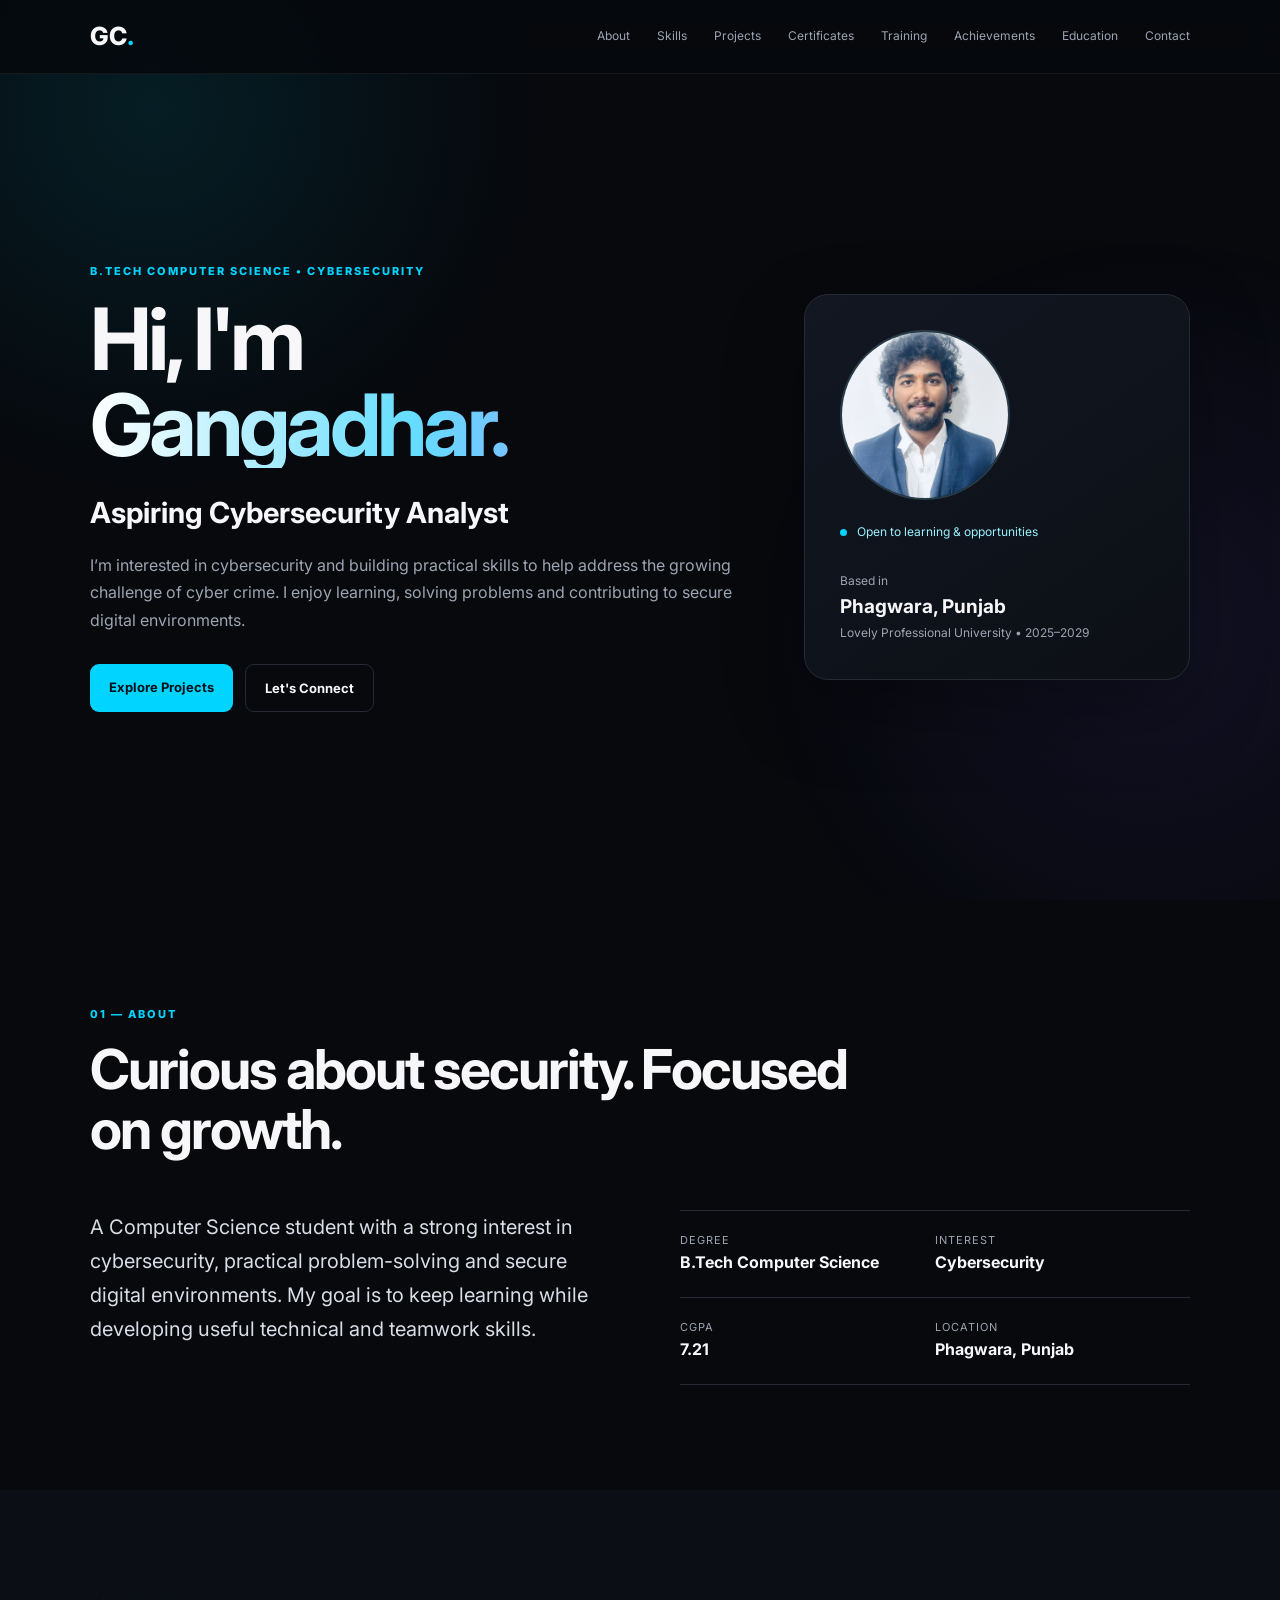
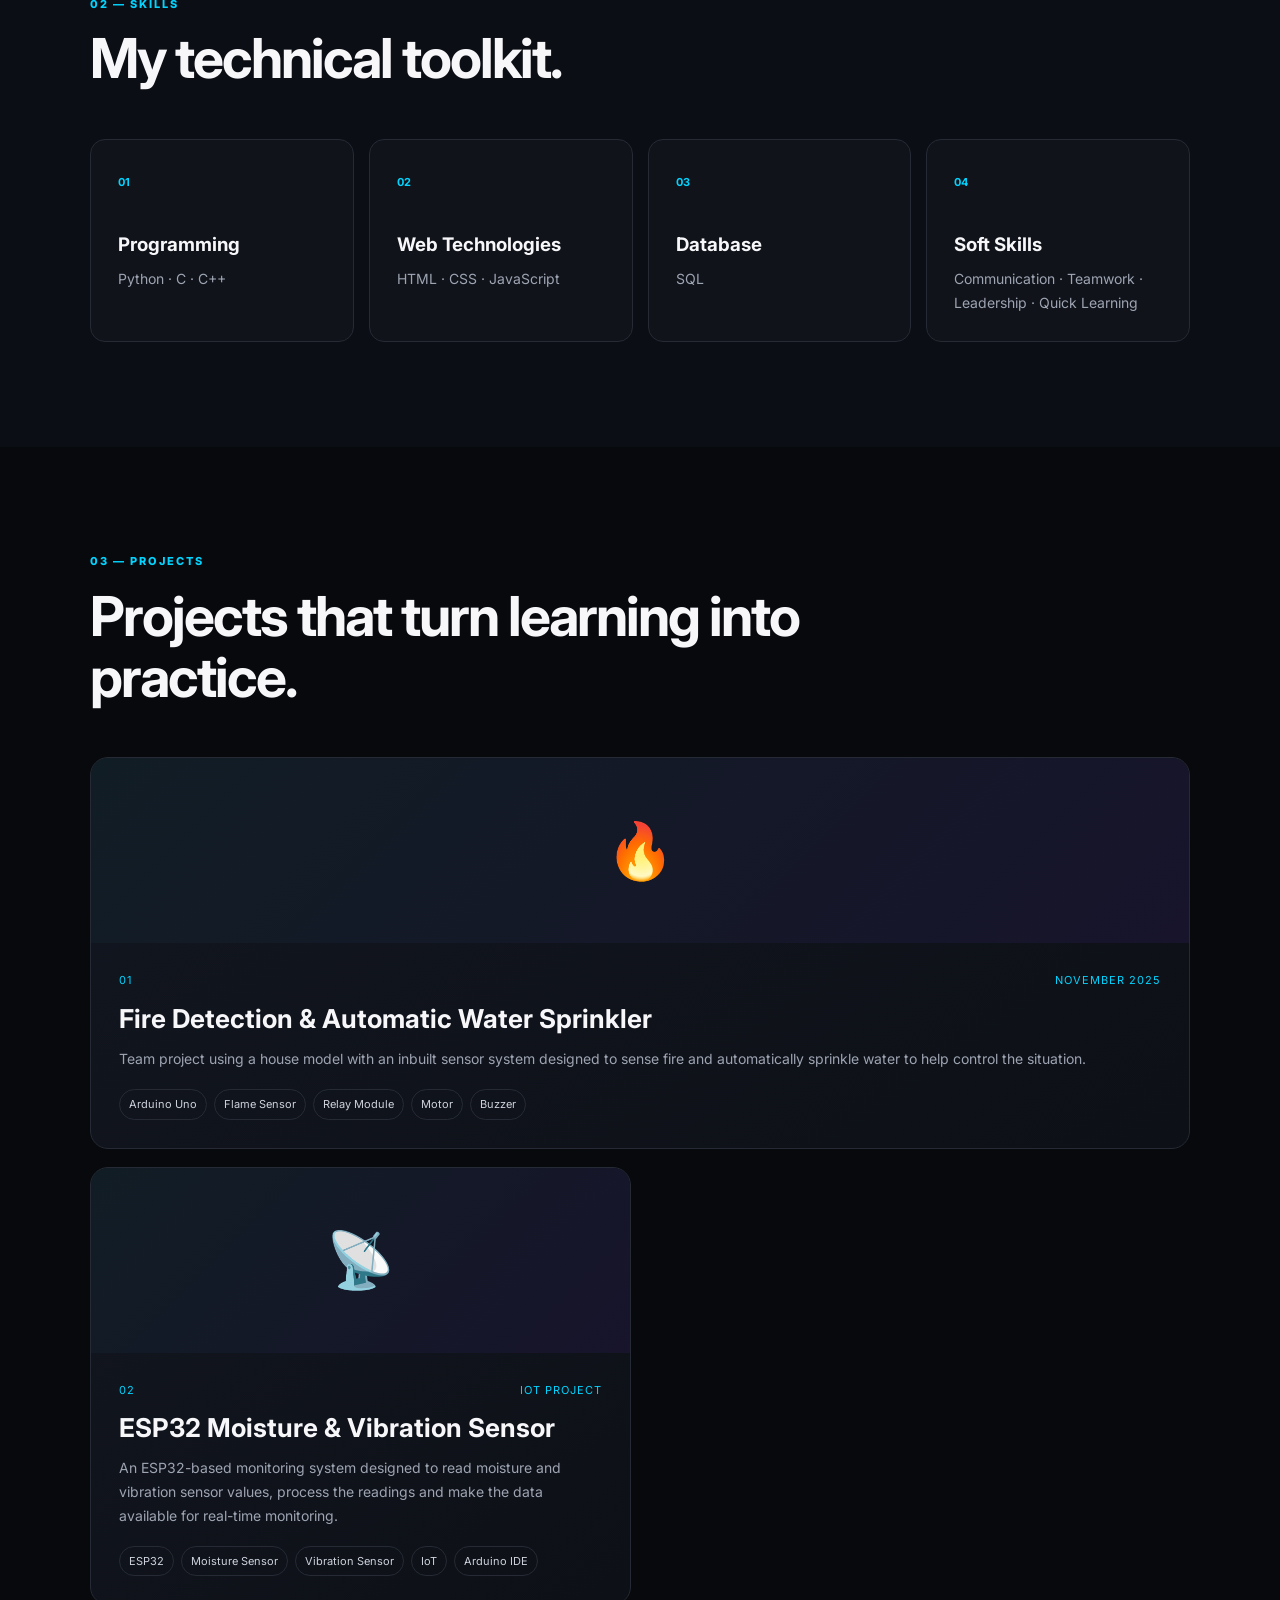
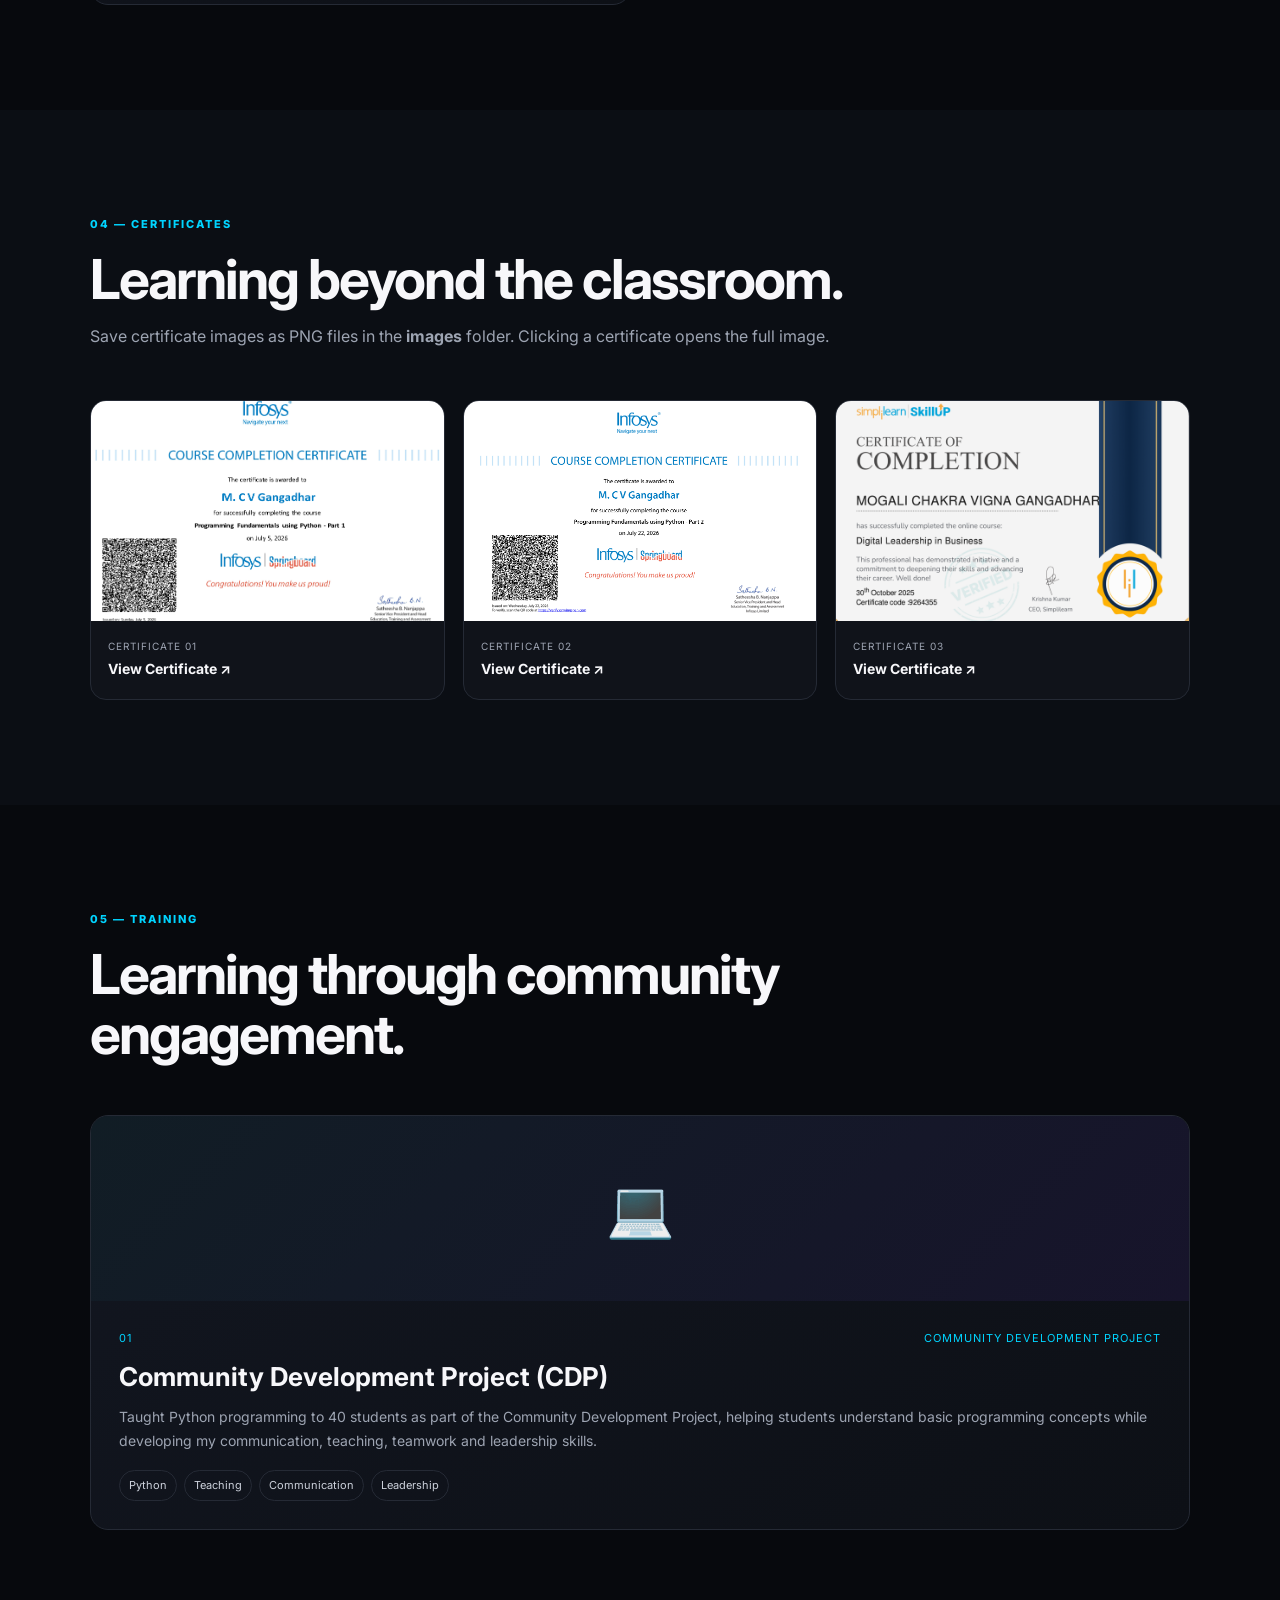
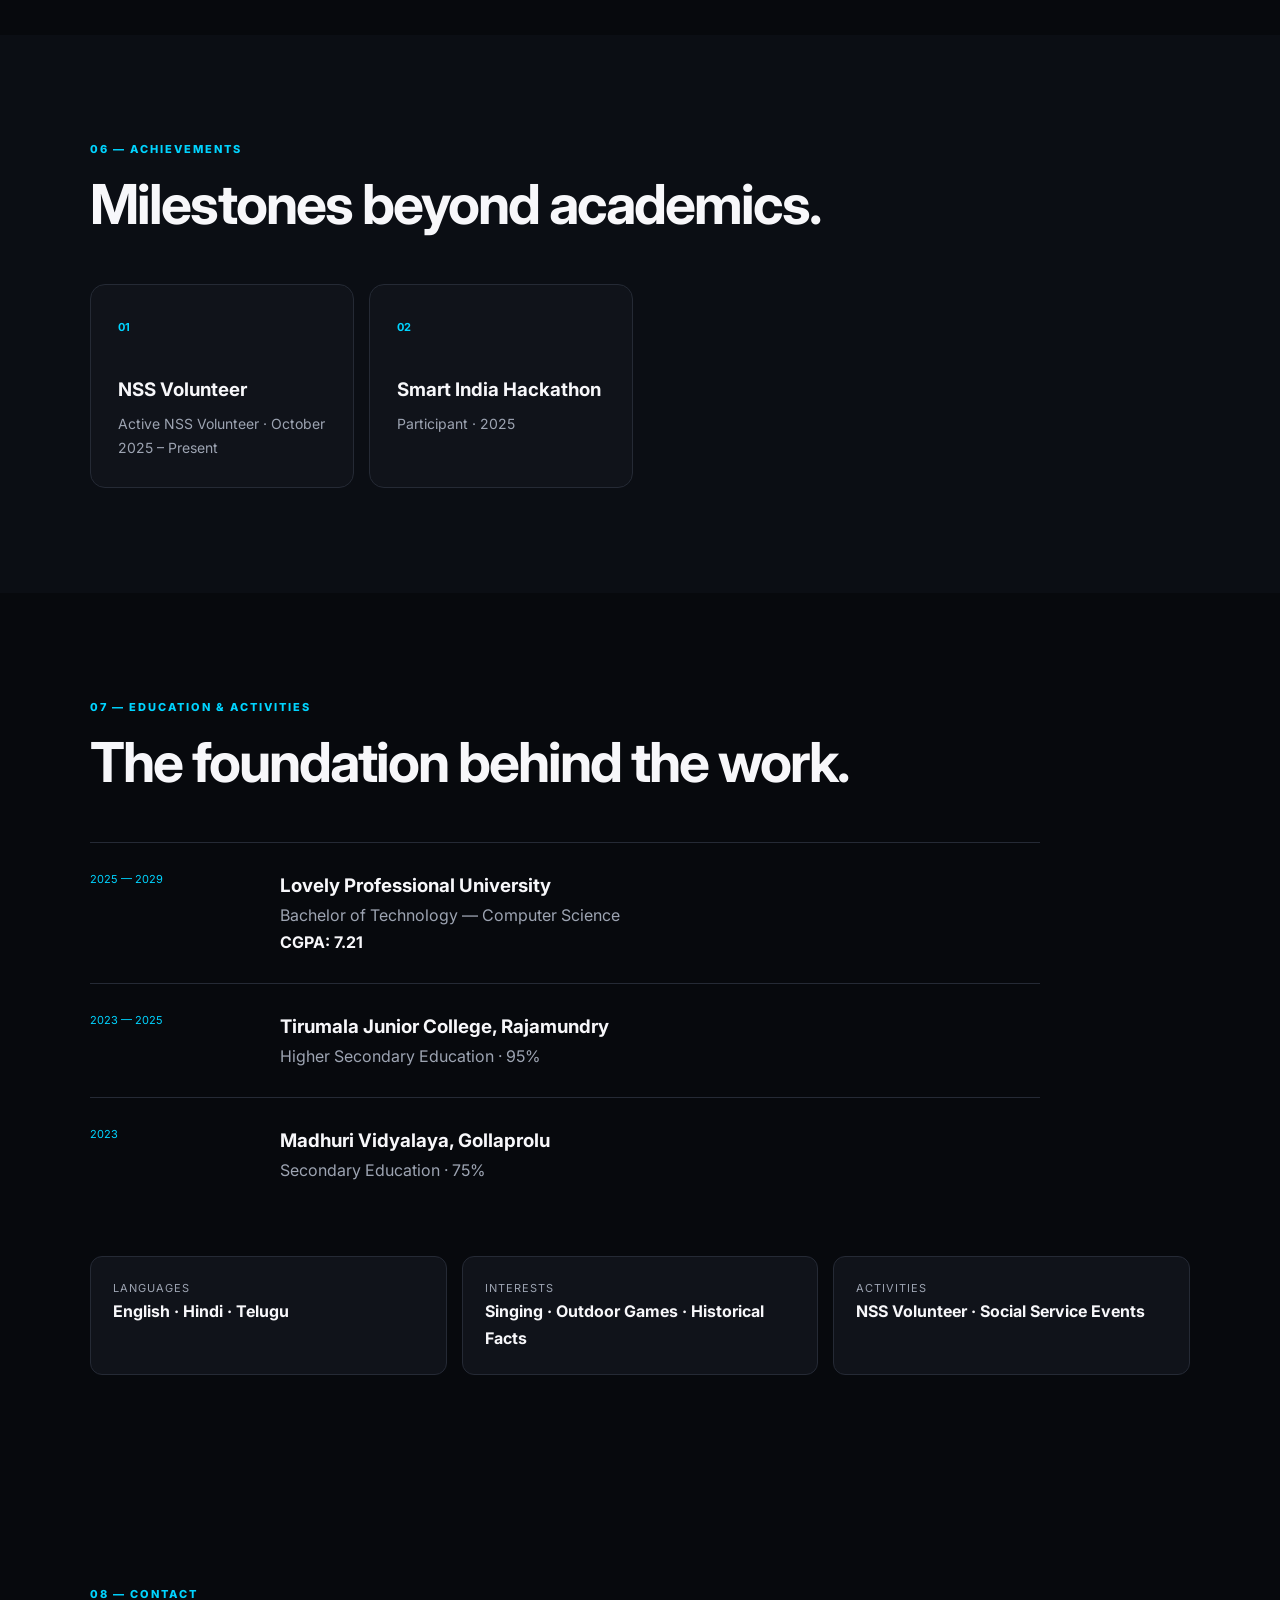
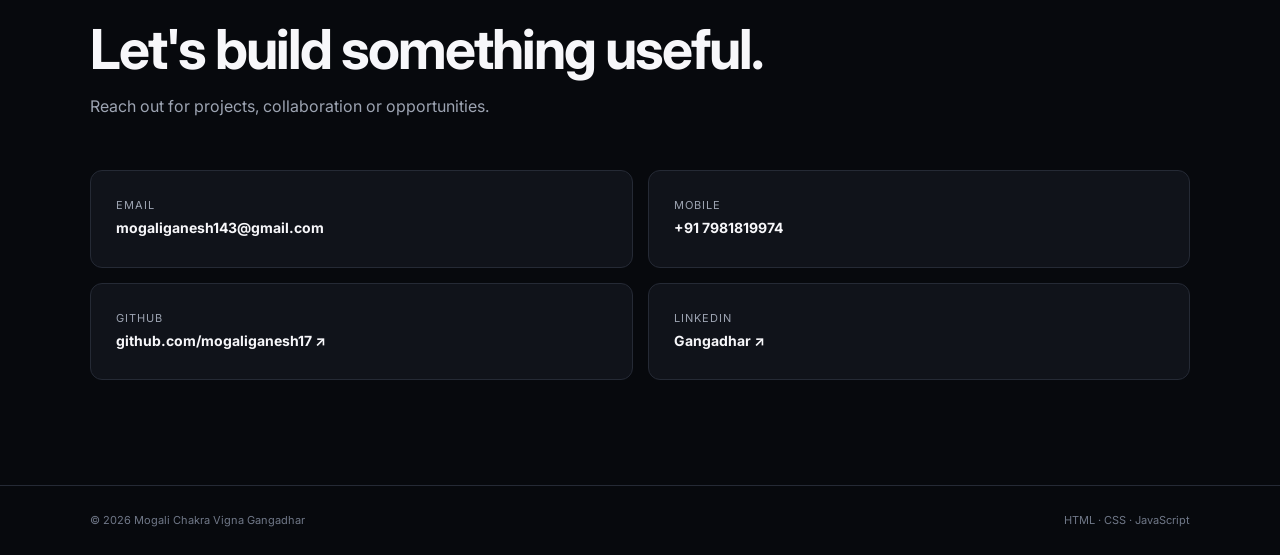
<file: index.html>
<!DOCTYPE html>
<html lang="en">
<head>
<meta charset="UTF-8">
<meta name="viewport" content="width=device-width, initial-scale=1.0">
<meta name="description" content="Mogali Chakra Vigna Gangadhar — Cybersecurity Portfolio">
<title>Gangadhar | Cybersecurity Portfolio</title>
<link rel="preconnect" href="https://fonts.googleapis.com">
<link rel="preconnect" href="https://fonts.gstatic.com" crossorigin>
<link href="https://fonts.googleapis.com/css2?family=Inter:wght@400;500;600;700;800&display=swap" rel="stylesheet">
<link rel="stylesheet" href="style.css">
</head>
<body>
<header class="nav">
  <a class="logo" href="#home">GC<span>.</span></a>
  <button class="menu" aria-label="Toggle navigation">☰</button>
  <nav><a href="#about">About</a><a href="#skills">Skills</a><a href="#projects">Projects</a><a href="#certificates">Certificates</a><a href="#training">Training</a><a href="#achievements">Achievements</a><a href="#education">Education</a><a href="#contact">Contact</a></nav>
</header>

<main>
<section id="home" class="hero">
  <div class="hero-copy">
    <p class="eyebrow">B.Tech Computer Science • Cybersecurity</p>
    <h1>Hi, I'm <span>Gangadhar.</span></h1>
    <h2>Aspiring Cybersecurity Analyst</h2>
    <p class="lead">I’m interested in cybersecurity and building practical skills to help address the growing challenge of cyber crime. I enjoy learning, solving problems and contributing to secure digital environments.</p>
    <div class="buttons"><a class="btn primary" href="#projects">Explore Projects</a><a class="btn secondary" href="#contact">Let's Connect</a></div>
  </div>
  <div class="profile-card">
    <div class="profile-photo"><img src="profile.png" alt="Mogali Chakra Vigna Gangadhar"><div class="photo-placeholder">ADD<br>PHOTO</div></div>
    <div class="status"><i></i> Open to learning & opportunities</div>
    <p>Based in</p><strong>Phagwara, Punjab</strong><small>Lovely Professional University • 2025–2029</small>
  </div>
</section>

<section id="about" class="section">
  <div class="heading"><p class="eyebrow">01 — About</p><h2>Curious about security. Focused on growth.</h2></div>
  <div class="about-grid">
    <p>A Computer Science student with a strong interest in cybersecurity, practical problem-solving and secure digital environments. My goal is to keep learning while developing useful technical and teamwork skills.</p>
    <div class="facts">
      <div><span>Degree</span><strong>B.Tech Computer Science</strong></div><div><span>Interest</span><strong>Cybersecurity</strong></div>
      <div><span>CGPA</span><strong>7.21</strong></div><div><span>Location</span><strong>Phagwara, Punjab</strong></div>
    </div>
  </div>
</section>

<section id="skills" class="section alt">
  <div class="heading"><p class="eyebrow">02 — Skills</p><h2>My technical toolkit.</h2></div>
  <div class="skill-grid">
    <article><b>01</b><h3>Programming</h3><p>Python · C · C++</p></article>
    <article><b>02</b><h3>Web Technologies</h3><p>HTML · CSS · JavaScript</p></article>
    <article><b>03</b><h3>Database</h3><p>SQL</p></article>
    <article><b>04</b><h3>Soft Skills</h3><p>Communication · Teamwork · Leadership · Quick Learning</p></article>
  </div>
</section>

<section id="projects" class="section">
  <div class="heading"><p class="eyebrow">03 — Projects</p><h2>Projects that turn learning into practice.</h2></div>
  <div class="projects">
    <article class="project featured">
      <div class="project-img"><span>🔥</span></div>
      <div class="project-body"><div class="meta"><span>01</span><span>November 2025</span></div>
        <h3>Fire Detection & Automatic Water Sprinkler</h3>
        <p>Team project using a house model with an inbuilt sensor system designed to sense fire and automatically sprinkle water to help control the situation.</p>
        <div class="chips"><span>Arduino Uno</span><span>Flame Sensor</span><span>Relay Module</span><span>Motor</span><span>Buzzer</span></div>
      </div>
    </article>

    <article class="project">
      <div class="project-img"><span>📡</span></div>
      <div class="project-body"><div class="meta"><span>02</span><span>IoT Project</span></div>
        <h3>ESP32 Moisture & Vibration Sensor</h3>
        <p>An ESP32-based monitoring system designed to read moisture and vibration sensor values, process the readings and make the data available for real-time monitoring.</p>
        <div class="chips"><span>ESP32</span><span>Moisture Sensor</span><span>Vibration Sensor</span><span>IoT</span><span>Arduino IDE</span></div>
      </div>
    </article>
  </div>
</section>

<section id="certificates" class="section alt">
  <div class="heading"><p class="eyebrow">04 — Certificates</p><h2>Learning beyond the classroom.</h2><p>Save certificate images as PNG files in the <b>images</b> folder. Clicking a certificate opens the full image.</p></div>
  <div class="certificate-grid">
    <a href="certificate-1.png" target="_blank" class="certificate"><img src="certificate-1.png" alt="Certificate 1"><div><span>Certificate 01</span><strong>View Certificate ↗</strong></div></a>
    <a href="certificate-2.png" target="_blank" class="certificate"><img src="certificate-2.png" alt="Certificate 2"><div><span>Certificate 02</span><strong>View Certificate ↗</strong></div></a>
    <a href="certificate-3.png" target="_blank" class="certificate"><img src="certificate-3.png" alt="Certificate 3"><div><span>Certificate 03</span><strong>View Certificate ↗</strong></div></a>
  </div>
</section>

<!-- TRAINING -->
<section id="training" class="section">
  <div class="heading"><p class="eyebrow">05 — Training</p><h2>Learning through community engagement.</h2></div>
  <div class="projects">
    <article class="project featured">
      <div class="project-img"><span>💻</span></div>
      <div class="project-body">
        <div class="meta"><span>01</span><span>Community Development Project</span></div>
        <h3>Community Development Project (CDP)</h3>
        <p>Taught Python programming to 40 students as part of the Community Development Project, helping students understand basic programming concepts while developing my communication, teaching, teamwork and leadership skills.</p>
        <div class="chips"><span>Python</span><span>Teaching</span><span>Communication</span><span>Leadership</span></div>
      </div>
    </article>
  </div>
</section>

<!-- ACHIEVEMENTS -->
<section id="achievements" class="section alt">
  <div class="heading"><p class="eyebrow">06 — Achievements</p><h2>Milestones beyond academics.</h2></div>
  <div class="skill-grid">
    <article><b>01</b><h3>NSS Volunteer</h3><p>Active NSS Volunteer · October 2025 – Present</p></article>
    <article><b>02</b><h3>Smart India Hackathon</h3><p>Participant · 2025</p></article>
  </div>
</section>

<section id="education" class="section">
  <div class="heading"><p class="eyebrow">07 — Education & Activities</p><h2>The foundation behind the work.</h2></div>
  <div class="timeline">
    <div><span>2025 — 2029</span><div><h3>Lovely Professional University</h3><p>Bachelor of Technology — Computer Science</p><strong>CGPA: 7.21</strong></div></div>
    <div><span>2023 — 2025</span><div><h3>Tirumala Junior College, Rajamundry</h3><p>Higher Secondary Education · 95%</p></div></div>
    <div><span>2023</span><div><h3>Madhuri Vidyalaya, Gollaprolu</h3><p>Secondary Education · 75%</p></div></div>
  </div>
  <div class="extras">
    <div><span>Languages</span><strong>English · Hindi · Telugu</strong></div>
    <div><span>Interests</span><strong>Singing · Outdoor Games · Historical Facts</strong></div>
    <div><span>Activities</span><strong>NSS Volunteer · Social Service Events</strong></div>
  </div>
</section>

<section id="contact" class="section contact">
  <div class="heading"><p class="eyebrow">08 — Contact</p><h2>Let's build something useful.</h2><p>Reach out for projects, collaboration or opportunities.</p></div>
  <div class="contact-grid">
    <a href="mailto:mogaliganesh143@gmail.com"><span>Email</span><strong>mogaliganesh143@gmail.com</strong></a>
    <a href="tel:+917981819974"><span>Mobile</span><strong>+91 7981819974</strong></a>
    <a href="https://github.com/mogaliganesh17" target="_blank" rel="noopener"><span>GitHub</span><strong>github.com/mogaliganesh17 ↗</strong></a>
    <a href="https://www.linkedin.com/in/mogali-chakra-vigna-gangadhar-5695a237a" target="_blank" rel="noopener"><span>LinkedIn</span><strong>Gangadhar ↗</strong></a>
  </div>
</section>
</main>
<button class="top" aria-label="Back to top">↑</button>
<footer><span>© 2026 Mogali Chakra Vigna Gangadhar</span><span>HTML · CSS · JavaScript</span></footer>
<script src="script.js"></script>
</body>
</html>
</file>
<file: style.css>
*{box-sizing:border-box;margin:0;padding:0}:root{--bg:#07090d;--panel:#10131a;--text:#f7f7fa;--muted:#9da4b2;--line:#252a35;--a:#00d4ff;--a2:#7c5cff}html{scroll-behavior:smooth}body{font-family:Inter,Arial,sans-serif;background:var(--bg);color:var(--text);line-height:1.7;overflow-x:hidden}body:before{content:"";position:fixed;inset:0;z-index:-2;background:radial-gradient(circle at 12% 12%,rgba(0,212,255,.1),transparent 28%),radial-gradient(circle at 90% 70%,rgba(124,92,255,.1),transparent 30%)}a{color:inherit;text-decoration:none}.nav{height:74px;position:sticky;top:0;z-index:20;padding:0 7%;display:flex;align-items:center;justify-content:space-between;background:rgba(7,9,13,.85);backdrop-filter:blur(16px);border-bottom:1px solid rgba(255,255,255,.06)}.logo{font-size:25px;font-weight:800}.logo span{color:var(--a)}nav{display:flex;gap:27px}nav a{color:var(--muted);font-size:12px}nav a:hover{color:#fff}.menu{display:none;background:none;border:0;color:#fff;font-size:25px}.hero{max-width:1400px;margin:auto;min-height:calc(100vh - 74px);padding:90px 7%;display:grid;grid-template-columns:1.25fr .75fr;gap:70px;align-items:center}.eyebrow{color:var(--a);font-size:11px;font-weight:800;letter-spacing:2px;text-transform:uppercase;margin-bottom:15px}.hero h1{font-size:clamp(48px,7vw,86px);line-height:1;letter-spacing:-4px}.hero h1 span{display:block;background:linear-gradient(90deg,#fff,#65ddff,#9d8aff);-webkit-background-clip:text;color:transparent}.hero h2{font-size:clamp(20px,2.5vw,29px);margin:20px 0 15px}.lead{color:var(--muted);font-size:16px;max-width:690px}.buttons{display:flex;gap:12px;margin-top:30px}.btn{padding:12px 19px;border-radius:9px;font-size:13px;font-weight:700}.primary{background:var(--a);color:#031018}.secondary{border:1px solid var(--line)}.profile-card{padding:35px;border:1px solid var(--line);border-radius:24px;background:linear-gradient(145deg,#121722,#0c0f15);box-shadow:0 30px 80px rgba(0,0,0,.3)}.profile-photo{width:170px;height:170px;border-radius:50%;overflow:hidden;margin-bottom:22px;border:2px solid #273b48;background:#111820}.profile-photo img{width:100%;height:100%;object-fit:cover;display:block}.profile-photo img[src$=".png"]{display:block}.photo-placeholder{display:none;width:100%;height:100%;place-items:center;text-align:center;color:#6f7b89;font-size:14px;line-height:1.2}.status{font-size:12px;color:#9af0ff;margin-bottom:28px}.status i{display:inline-block;width:7px;height:7px;background:var(--a);border-radius:50%;margin-right:7px}.profile-card p,.profile-card small{display:block;color:var(--muted);font-size:12px}.profile-card strong{display:block;font-size:19px}.section{max-width:1400px;margin:auto;padding:105px 7%}.alt{max-width:none;background:#0b0e14}.heading{max-width:820px;margin-bottom:50px}.heading h2{font-size:clamp(33px,4.3vw,56px);line-height:1.1;letter-spacing:-2px}.heading>p:last-child{color:var(--muted);margin-top:13px}.about-grid{display:grid;grid-template-columns:1fr 1fr;gap:80px}.about-grid>p{font-size:20px;color:#d9dde5}.facts{display:grid;grid-template-columns:1fr 1fr;border-top:1px solid var(--line)}.facts div{padding:20px 0;border-bottom:1px solid var(--line)}.facts span,.extras span,.contact-grid span{display:block;color:var(--muted);font-size:11px;text-transform:uppercase;letter-spacing:1px}.skill-grid{display:grid;grid-template-columns:repeat(4,1fr);gap:15px}.skill-grid article{min-height:190px;padding:27px;background:var(--panel);border:1px solid var(--line);border-radius:15px;transition:.3s}.skill-grid article:hover{transform:translateY(-6px);border-color:#15566b}.skill-grid b{color:var(--a);font-size:11px}.skill-grid h3{margin-top:35px}.skill-grid p{color:var(--muted);font-size:14px;margin-top:6px}.projects{display:grid;grid-template-columns:repeat(2,1fr);gap:18px}.project{overflow:hidden;border:1px solid var(--line);border-radius:18px;background:linear-gradient(145deg,#121620,#0d1016);transition:.3s}.project:hover{transform:translateY(-7px);border-color:#195d70;box-shadow:0 25px 60px rgba(0,0,0,.28)}.project.featured{grid-column:span 2}.project-img{height:185px;background:linear-gradient(135deg,#111d25,#17142b);display:grid;place-items:center;overflow:hidden}.project-img img{width:100%;height:100%;object-fit:cover}.project-img span{font-size:55px}.project-body{padding:28px}.meta{display:flex;justify-content:space-between;color:var(--a);font-size:11px;text-transform:uppercase;letter-spacing:1px}.project h3{font-size:26px;line-height:1.2;margin:13px 0}.project p{color:var(--muted);font-size:14px}.chips{display:flex;flex-wrap:wrap;gap:7px;margin-top:18px}.chips span{padding:5px 9px;border:1px solid var(--line);border-radius:20px;color:#cdd2dc;font-size:11px}.certificate-grid{display:grid;grid-template-columns:repeat(3,1fr);gap:18px}.certificate{overflow:hidden;background:var(--panel);border:1px solid var(--line);border-radius:16px;transition:.3s}.certificate:hover{transform:translateY(-6px);border-color:#195d70}.certificate img{width:100%;height:220px;object-fit:cover;display:block}.certificate div{padding:17px}.certificate span{display:block;color:var(--muted);font-size:10px;text-transform:uppercase;letter-spacing:1px}.certificate strong{font-size:14px}.timeline{max-width:950px}.timeline>div{display:grid;grid-template-columns:160px 1fr;gap:30px;padding:27px 0;border-top:1px solid var(--line)}.timeline span{color:var(--a);font-size:11px}.timeline p{color:var(--muted)}.extras{display:grid;grid-template-columns:repeat(3,1fr);gap:15px;margin-top:45px}.extras>div{padding:22px;border:1px solid var(--line);border-radius:12px;background:var(--panel)}.contact-grid{display:grid;grid-template-columns:1fr 1fr;gap:15px}.contact-grid a{padding:25px;background:var(--panel);border:1px solid var(--line);border-radius:12px;transition:.25s}.contact-grid a:hover{transform:translateY(-4px);border-color:#195d70}.contact-grid strong{font-size:14px;word-break:break-word}.top{position:fixed;right:24px;bottom:24px;width:42px;height:42px;border-radius:50%;border:1px solid var(--line);background:#11151d;color:#fff;opacity:0;pointer-events:none;transition:.25s;z-index:15}.top.show{opacity:1;pointer-events:auto}footer{padding:25px 7%;border-top:1px solid var(--line);display:flex;justify-content:space-between;color:#707888;font-size:11px}@media(max-width:850px){.nav{padding:0 5%}nav{display:none;position:absolute;left:0;right:0;top:74px;padding:20px 5%;background:#090b10;flex-direction:column;gap:14px;border-bottom:1px solid var(--line)}nav.open{display:flex}.menu{display:block}.hero{grid-template-columns:1fr;padding:70px 5%}.section{padding:80px 5%}.about-grid{grid-template-columns:1fr;gap:35px}.skill-grid{grid-template-columns:1fr 1fr}.projects{grid-template-columns:1fr}.project.featured{grid-column:auto}.certificate-grid{grid-template-columns:1fr 1fr}.extras{grid-template-columns:1fr}.contact-grid{grid-template-columns:1fr}}@media(max-width:520px){.skill-grid,.certificate-grid{grid-template-columns:1fr}.buttons{flex-direction:column}.btn{text-align:center}.timeline>div{grid-template-columns:1fr;gap:4px}footer{display:block}footer span+span{display:block;margin-top:5px}}
</file>
